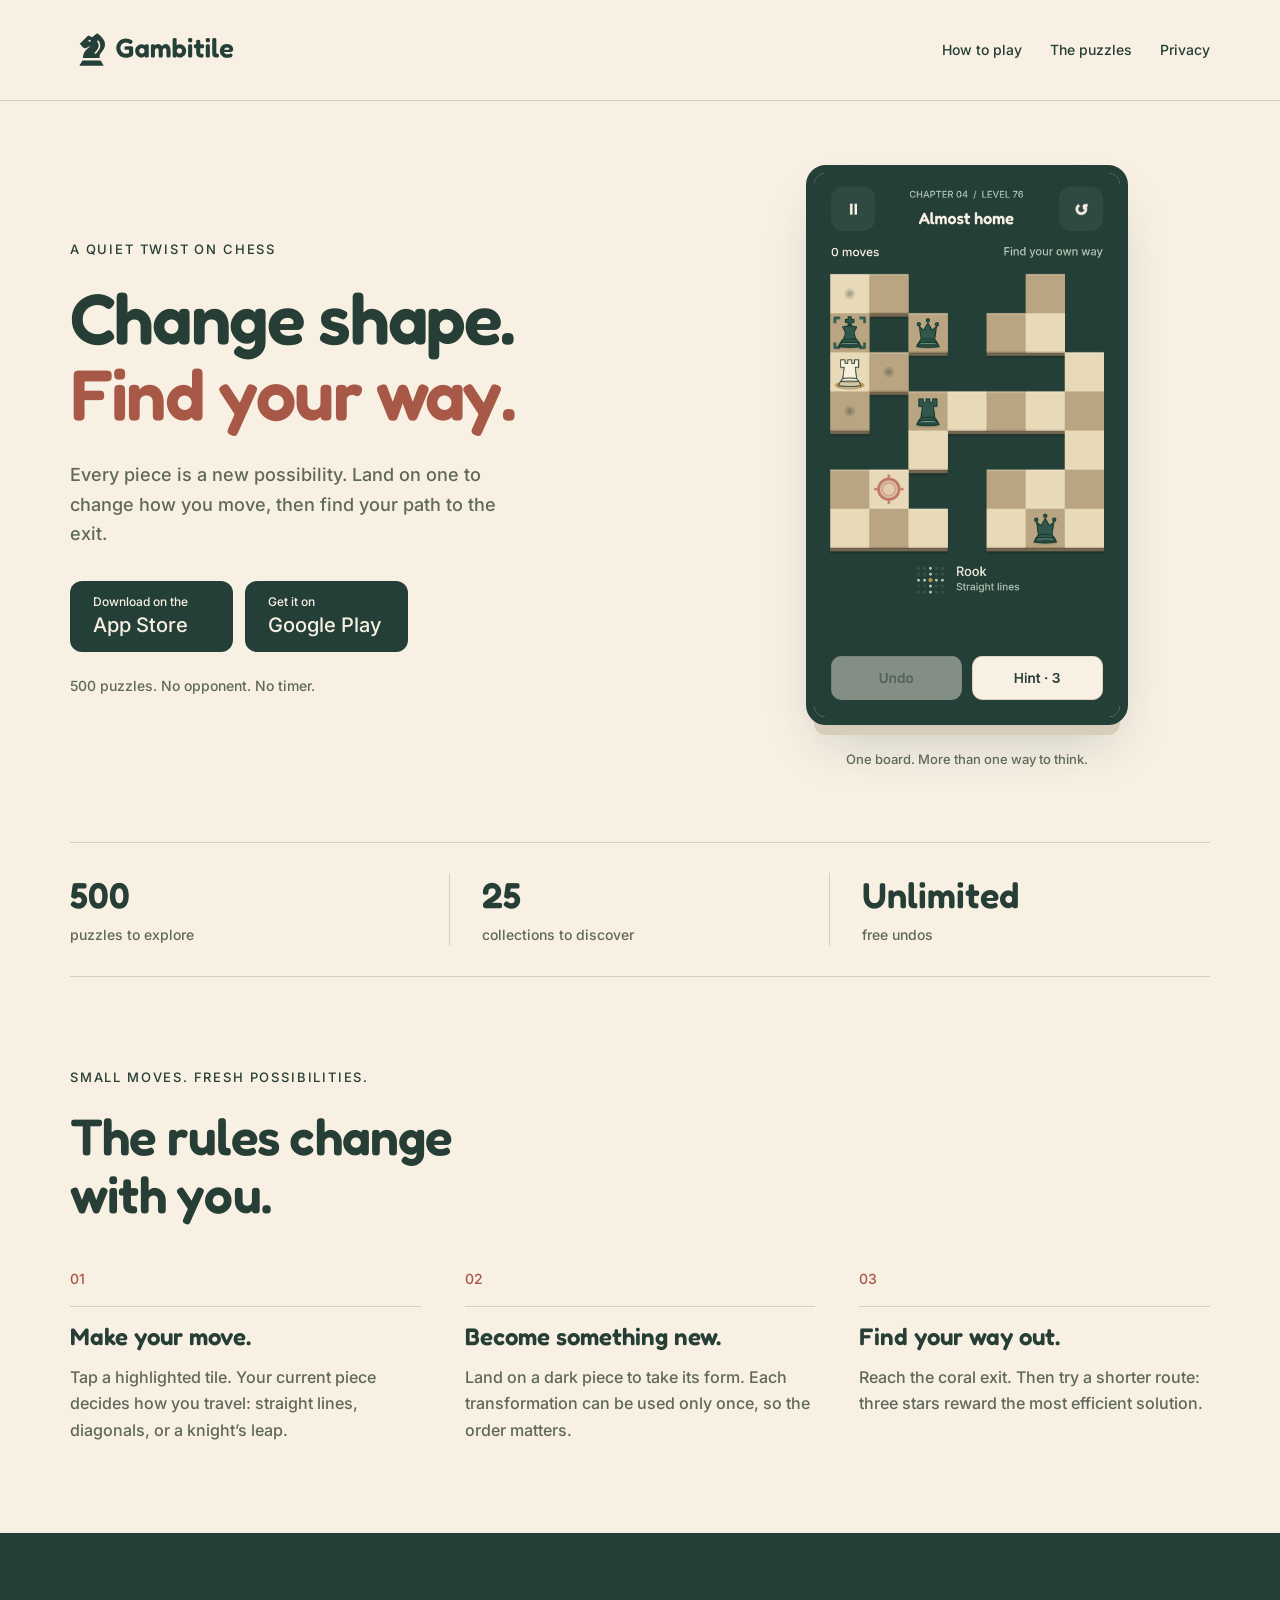
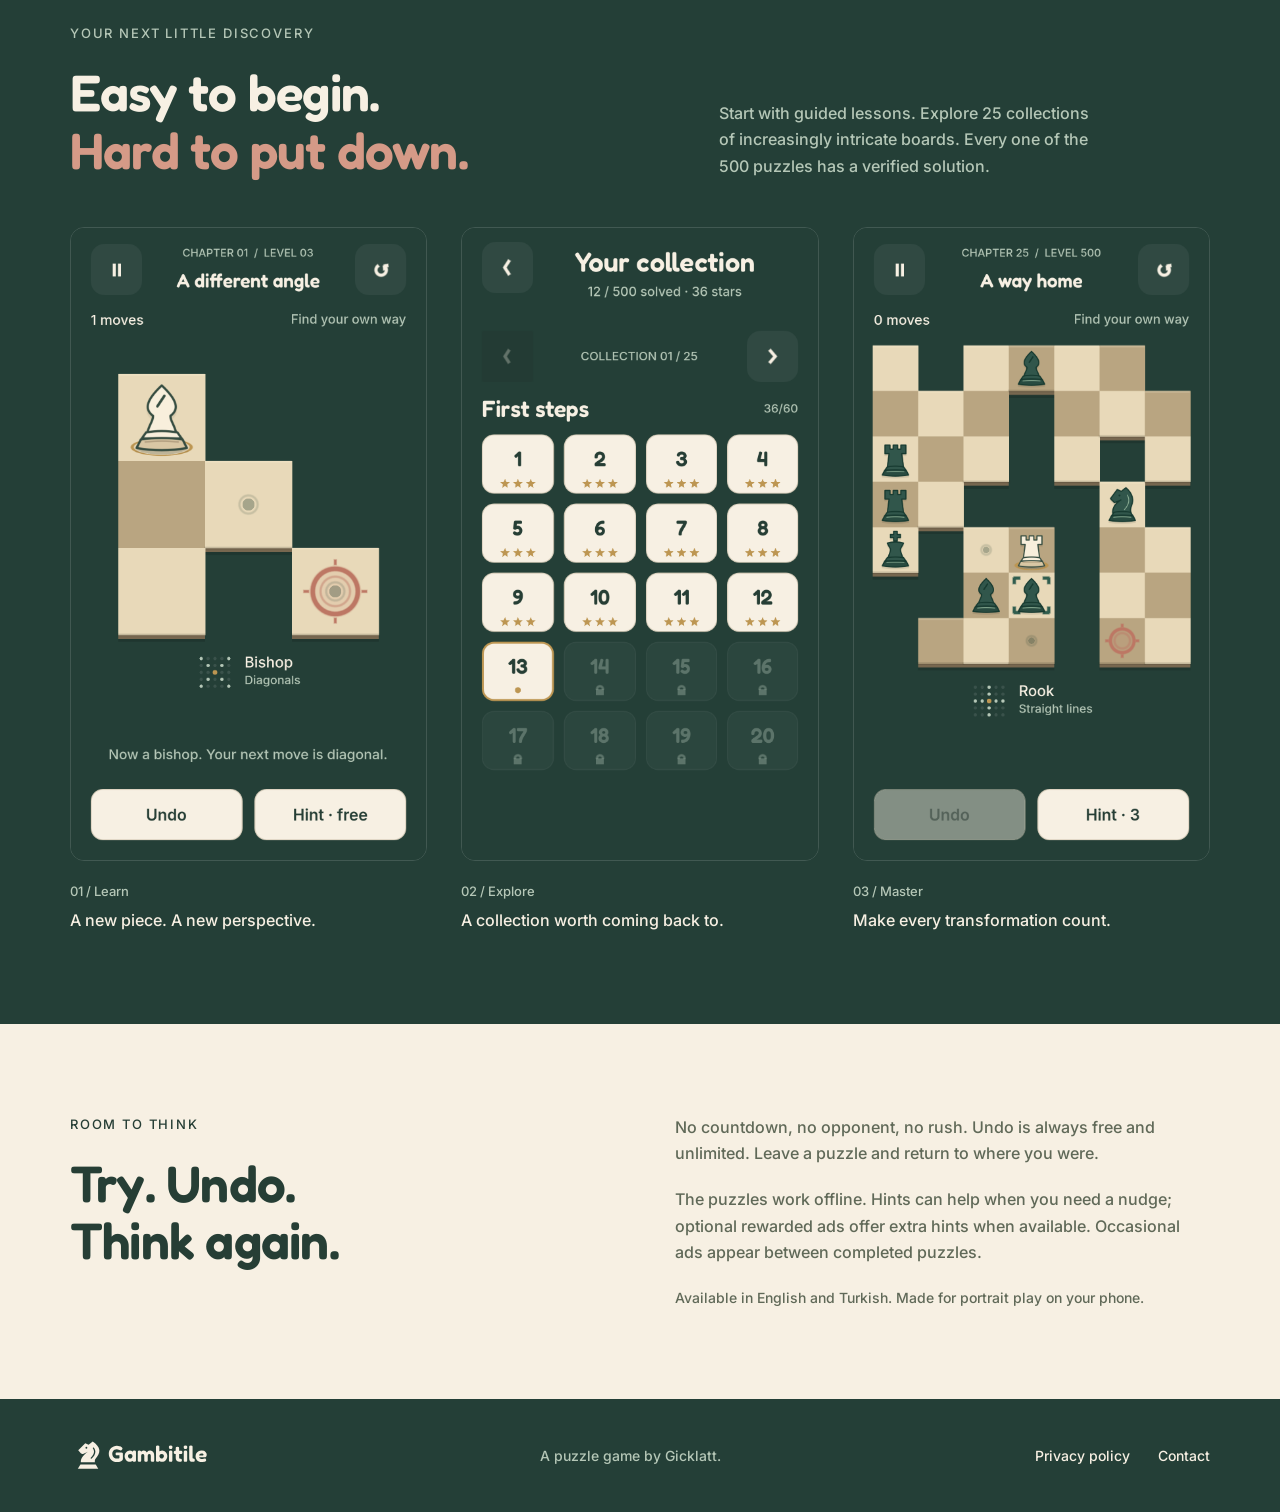
<file: index.html>
<!doctype html>
<html lang="en">
<head>
<meta charset="utf-8">
<meta name="viewport" content="width=device-width, initial-scale=1">
<title>Gambitile — Change shape. Find your way.</title>
<meta name="description" content="A quiet twist on chess. Become the piece you land on and find your way through 500 puzzles across 25 collections. Play on iOS and Android.">
<link rel="icon" type="image/svg+xml" href="assets/icon.svg">
<link rel="canonical" href="https://gicklatt.github.io/gambitilegame/">
<meta property="og:title" content="Gambitile — Chess Morph Puzzle">
<meta property="og:description" content="Change shape. Find your way. 500 puzzles, 25 collections, and all the time you need.">
<meta property="og:image" content="assets/screenshots/01-tutorial.png">
<meta property="og:type" content="website">
<meta name="theme-color" content="#243f37">
<link rel="stylesheet" href="assets/site.css">
</head>
<body>
<a class="skip" href="#main">Skip to content</a>
<header class="header"><div class="wrap nav">
<a href="./" aria-label="Gambitile home"><img class="wordmark" src="assets/brand/logo-forest.svg" width="750" height="180" alt="Gambitile"></a>
<nav aria-label="Main navigation"><a href="#how">How to play</a><a href="#collection">The puzzles</a><a href="privacy/">Privacy</a></nav>
</div></header>
<main id="main">
<section class="hero wrap">
<div class="hero-copy">
<p class="eyebrow">A quiet twist on chess</p>
<h1>Change shape.<br><span>Find your way.</span></h1>
<p class="lead">Every piece is a new possibility. Land on one to change how you move, then find your path to the exit.</p>
<div class="stores" aria-label="Download Gambitile">
<a class="store" href="https://apps.apple.com/us/app/gambitile/id6771101524" target="_blank" rel="noopener"><span>Download on the</span><strong>App Store</strong></a>
<a class="store" href="https://play.google.com/store/apps/details?id=com.gicklatt.gambitile" target="_blank" rel="noopener"><span>Get it on</span><strong>Google Play</strong></a>
</div>
<p class="hero-note">500 puzzles. No opponent. No timer.</p>
</div>
<figure class="hero-game">
<img src="assets/game/level-076.png" width="1080" height="1920" fetchpriority="high" alt="Level 76, Almost home: a rook explores an irregular chessboard with transformation pieces and a coral exit.">
<figcaption>One board. More than one way to think.</figcaption>
</figure>
</section>
<div class="facts wrap" aria-label="Game at a glance">
<p><strong>500</strong><span>puzzles to explore</span></p>
<p><strong>25</strong><span>collections to discover</span></p>
<p><strong>Unlimited</strong><span>free undos</span></p>
</div>
<section id="how" class="how wrap section">
<div class="section-heading"><p class="eyebrow">Small moves. Fresh possibilities.</p><h2>The rules change<br>with you.</h2></div>
<div class="steps">
<article><span class="step-number">01</span><h3>Make your move.</h3><p>Tap a highlighted tile. Your current piece decides how you travel: straight lines, diagonals, or a knight’s leap.</p></article>
<article><span class="step-number">02</span><h3>Become something new.</h3><p>Land on a dark piece to take its form. Each transformation can be used only once, so the order matters.</p></article>
<article><span class="step-number">03</span><h3>Find your way out.</h3><p>Reach the coral exit. Then try a shorter route: three stars reward the most efficient solution.</p></article>
</div>
</section>
<section id="collection" class="collection"><div class="wrap section">
<div class="collection-heading"><div><p class="eyebrow">Your next little discovery</p><h2>Easy to begin.<br><span>Hard to put down.</span></h2></div><p>Start with guided lessons. Explore 25 collections of increasingly intricate boards. Every one of the 500 puzzles has a verified solution.</p></div>
<div class="gallery">
<figure><img src="assets/game/morph-after.png" width="1080" height="1920" loading="lazy" alt="A beginner puzzle after transforming into a bishop, with diagonal moves available."><figcaption><span>01 / Learn</span>A new piece. A new perspective.</figcaption></figure>
<figure><img src="assets/game/collection.png" width="1080" height="1920" loading="lazy" alt="The first collection shows completed puzzles, earned stars and the next puzzle to explore."><figcaption><span>02 / Explore</span>A collection worth coming back to.</figcaption></figure>
<figure><img src="assets/game/level-500.png" width="1080" height="1920" loading="lazy" alt="Level 500, A way home, with a complex board of pieces, gaps and an exit."><figcaption><span>03 / Master</span>Make every transformation count.</figcaption></figure>
</div>
</div></section>
<section class="pace wrap section">
<div><p class="eyebrow">Room to think</p><h2>Try. Undo.<br>Think again.</h2></div>
<div class="pace-copy"><p>No countdown, no opponent, no rush. Undo is always free and unlimited. Leave a puzzle and return to where you were.</p><p>The puzzles work offline. Hints can help when you need a nudge; optional rewarded ads offer extra hints when available. Occasional ads appear between completed puzzles.</p><p class="small">Available in English and Turkish. Made for portrait play on your phone.</p></div>
</section>
</main>
<footer class="footer"><div class="wrap footer-inner"><a href="./" aria-label="Gambitile home"><img class="wordmark" src="assets/brand/logo-ivory.svg" width="750" height="180" alt="Gambitile"></a><p>A puzzle game by Gicklatt.</p><nav aria-label="Footer"><a href="privacy/">Privacy policy</a><a href="mailto:gicklatt@gmail.com">Contact</a></nav></div></footer>
</body>
</html>
</file>
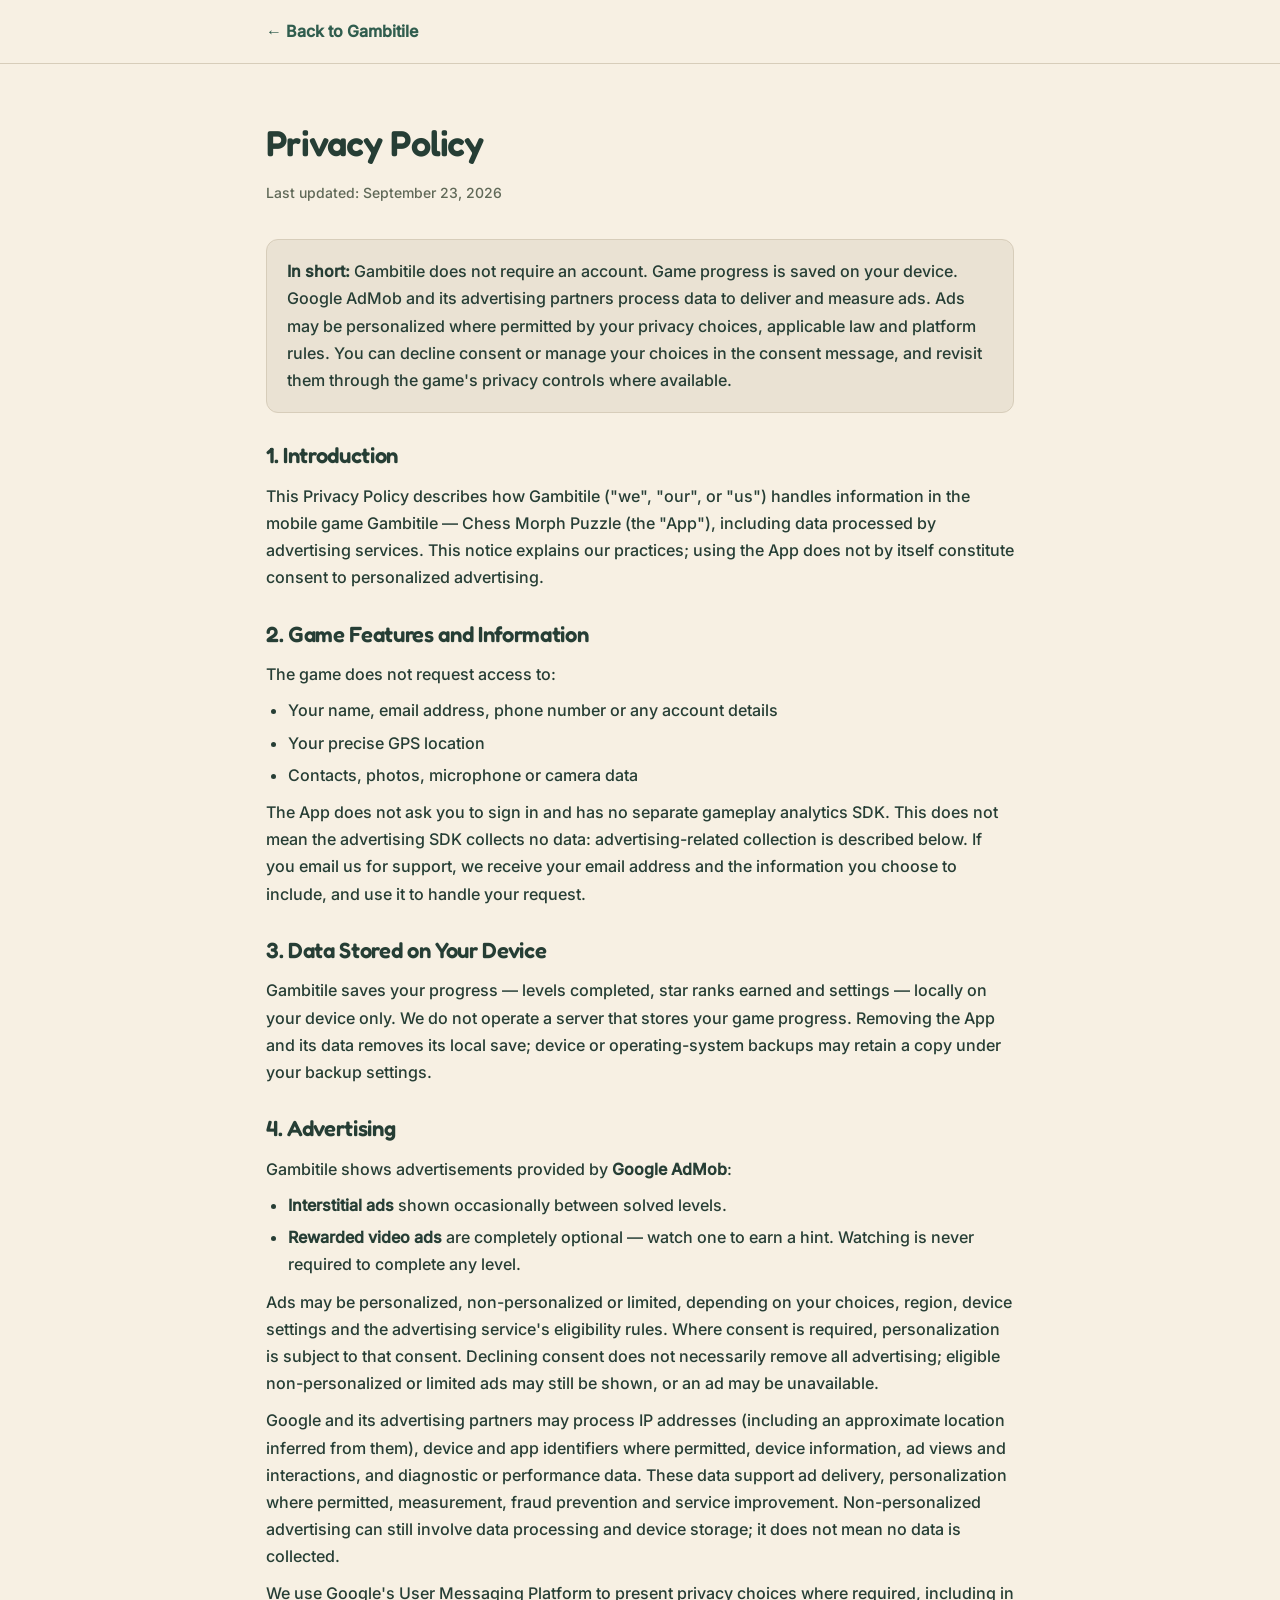
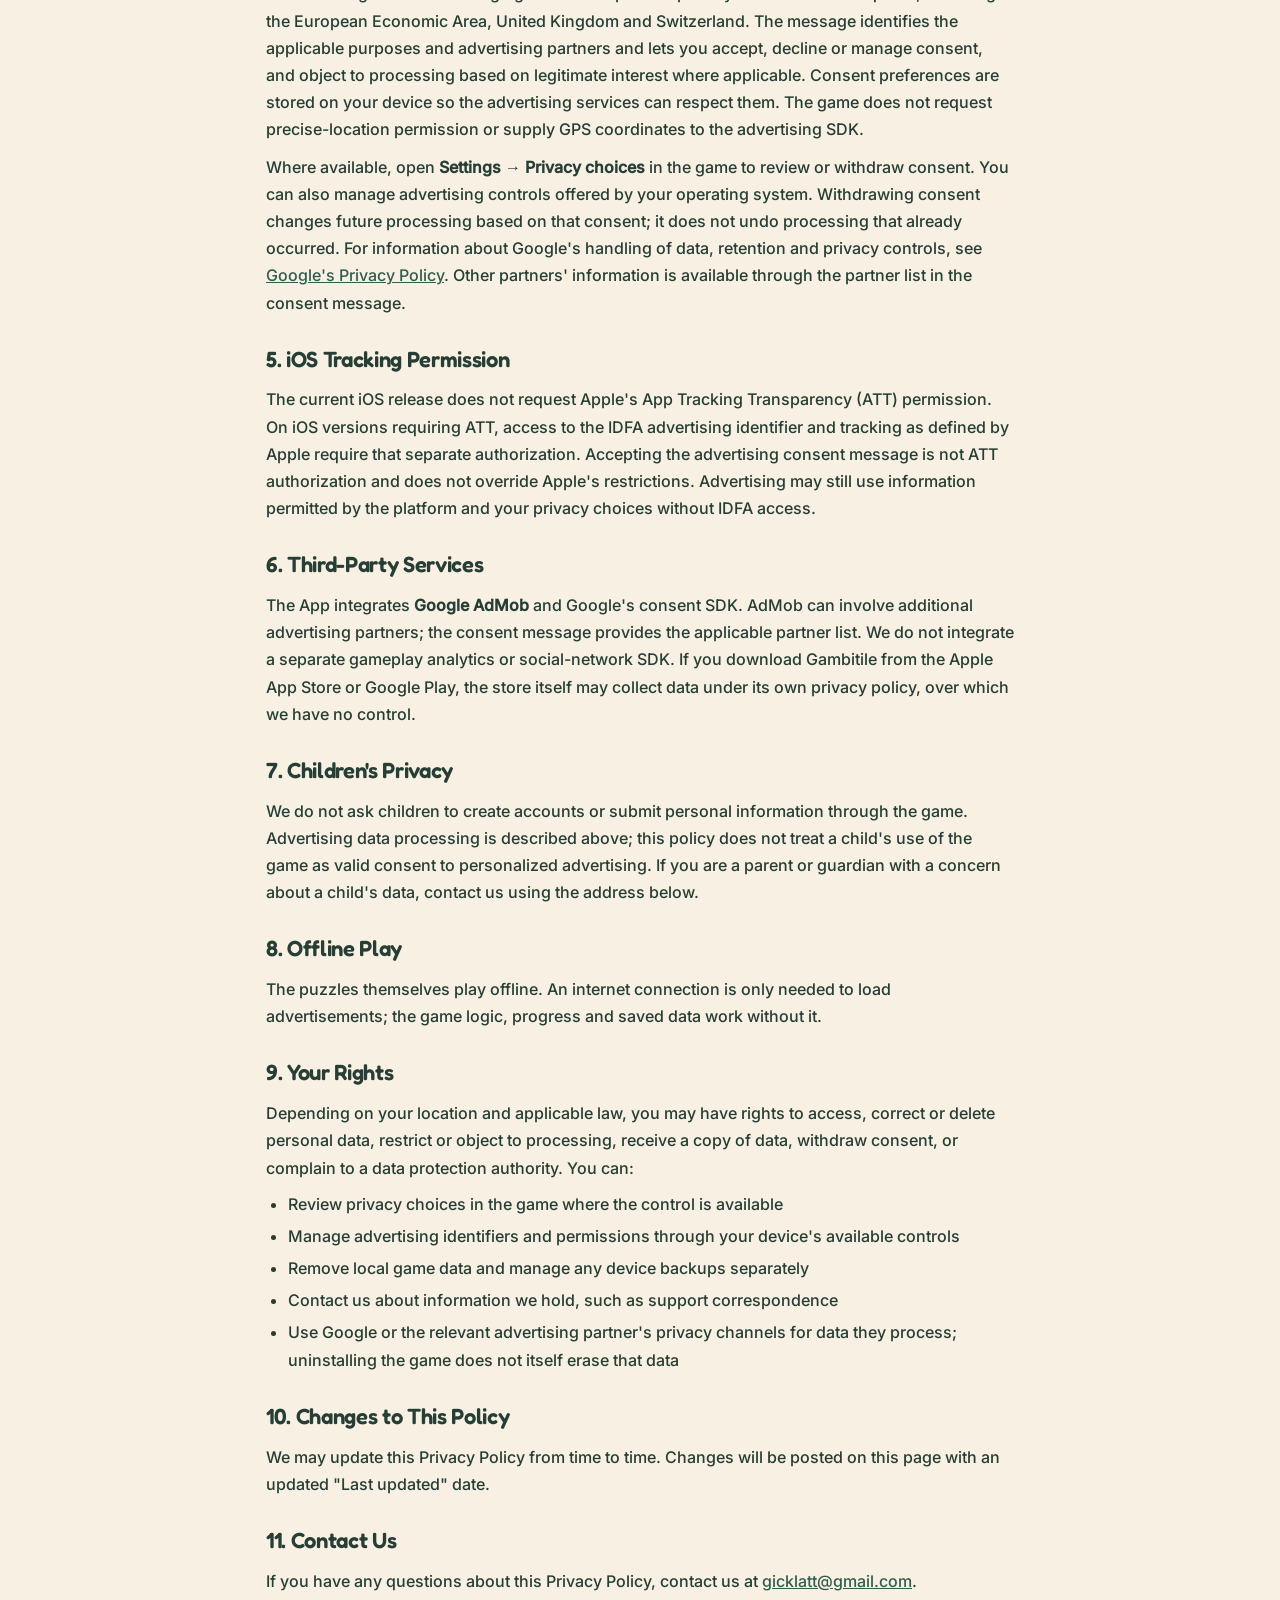
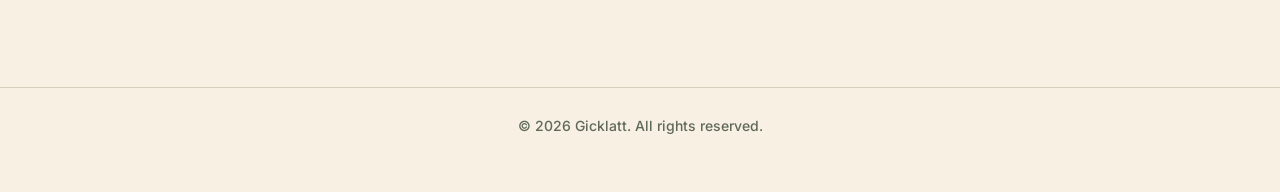
<file: privacy/index.html>
<!doctype html>
<html lang="en">
<head>
  <meta charset="utf-8" />
  <meta name="viewport" content="width=device-width, initial-scale=1" />
  <title>Privacy Policy — Gambitile</title>
  <meta name="description" content="Privacy Policy for Gambitile — Chess Morph Puzzle." />
  <link rel="icon" type="image/svg+xml" href="../assets/icon.svg" />
  <meta name="theme-color" content="#243f37" />
  <link rel="stylesheet" href="../assets/site.css" />
  <style>
    :root {
      --bg: #f7f0e3; --panel: #eae2d3; --line: #d7cdba;
      --text: #263e35; --muted: #606958; --emerald: #305d4e;
    }
    * { box-sizing: border-box; margin: 0; padding: 0; }
    body {
      background: var(--bg); color: var(--text);
      font-family: "Inter", -apple-system, BlinkMacSystemFont, "Segoe UI", Roboto, Helvetica, Arial, sans-serif;
      line-height: 1.7; -webkit-font-smoothing: antialiased;
    }
    a { color: var(--emerald); }
    .wrap { width: 100%; max-width: 800px; margin: 0 auto; padding: 0 26px; }
    nav { border-bottom: 1px solid var(--line); }
    nav .wrap { padding-top: 18px; padding-bottom: 18px; }
    nav a { text-decoration: none; font-weight: 600; }
    article.wrap { padding: 48px 26px 64px; }
    h1 { font-family: Fredoka, sans-serif; font-size: 36px; font-weight: 600; letter-spacing: -0.02em; }
    .updated { color: var(--muted); font-size: 14px; margin: 8px 0 34px; }
    section { margin-bottom: 28px; }
    h2 { font-size: 22px; font-weight: 600; margin-bottom: 12px; line-height: 1.35; }
    p { color: #263e35; }
    ul { margin: 9px 0 0 22px; }
    li { color: #263e35; margin-bottom: 5px; }
    .highlight {
      background: var(--panel); border: 1px solid var(--line);
      border-radius: 12px; padding: 18px 20px; color: #263e35;
    }
    footer {
      border-top: 1px solid var(--line); padding: 26px 26px 54px;
      text-align: center; color: var(--muted); font-size: 14px;
    }
  </style>
</head>
<body>
  <nav><div class="wrap"><a href="../">&larr; Back to Gambitile</a></div></nav>

  <article class="wrap">
    <h1>Privacy Policy</h1>
    <p class="updated">Last updated: September 23, 2026</p>

    <section>
      <div class="highlight">
        <strong>In short:</strong> Gambitile does not require an account.
        Game progress is saved on your device. Google AdMob and its
        advertising partners process data to deliver and measure ads.
        Ads may be personalized where permitted by your privacy choices,
        applicable law and platform rules. You can decline consent or
        manage your choices in the consent message, and revisit them
        through the game's privacy controls where available.
      </div>
    </section>

    <section>
      <h2>1. Introduction</h2>
      <p>
        This Privacy Policy describes how Gambitile ("we", "our", or
        "us") handles information in the mobile game Gambitile — Chess
        Morph Puzzle (the "App"), including data processed by advertising
        services. This notice explains our practices; using the App does
        not by itself constitute consent to personalized advertising.
      </p>
    </section>

    <section>
      <h2>2. Game Features and Information</h2>
      <p>The game does not request access to:</p>
      <ul>
        <li>Your name, email address, phone number or any account details</li>
        <li>Your precise GPS location</li>
        <li>Contacts, photos, microphone or camera data</li>
      </ul>
      <p style="margin-top:10px;">
        The App does not ask you to sign in and has no separate gameplay
        analytics SDK. This does not mean the advertising SDK collects
        no data: advertising-related collection is described below.
        If you email us for support, we receive your email address and
        the information you choose to include, and use it to handle your request.
      </p>
    </section>

    <section>
      <h2>3. Data Stored on Your Device</h2>
      <p>
        Gambitile saves your progress — levels completed, star ranks
        earned and settings — locally on your device only. We do not
        operate a server that stores your game progress. Removing the
        App and its data removes its local save; device or operating-system
        backups may retain a copy under your backup settings.
      </p>
    </section>

    <section>
      <h2>4. Advertising</h2>
      <p>
        Gambitile shows advertisements provided by <strong>Google
        AdMob</strong>:
      </p>
      <ul>
        <li>
          <strong>Interstitial ads</strong> shown occasionally between
          solved levels.
        </li>
        <li>
          <strong>Rewarded video ads</strong> are completely optional —
          watch one to earn a hint. Watching is never
          required to complete any level.
        </li>
      </ul>
      <p style="margin-top:10px;">
        Ads may be personalized, non-personalized or limited, depending
        on your choices, region, device settings and the advertising
        service's eligibility rules. Where consent is required,
        personalization is subject to that consent. Declining consent
        does not necessarily remove all advertising; eligible
        non-personalized or limited ads may still be shown, or an ad
        may be unavailable.
      </p>
      <p style="margin-top:10px;">
        Google and its advertising partners may process IP addresses
        (including an approximate location inferred from them), device
        and app identifiers where permitted, device information, ad
        views and interactions, and diagnostic or performance data.
        These data support ad delivery, personalization where permitted,
        measurement, fraud prevention and service improvement.
        Non-personalized advertising can still involve data processing
        and device storage; it does not mean no data is collected.
      </p>
      <p style="margin-top:10px;">
        We use Google's User Messaging Platform to present privacy
        choices where required, including in the European Economic Area,
        United Kingdom and Switzerland. The message identifies the
        applicable purposes and advertising partners and lets you accept,
        decline or manage consent, and object to processing based on
        legitimate interest where applicable. Consent preferences are
        stored on your device so the advertising services can respect them.
        The game does not request precise-location permission or supply
        GPS coordinates to the advertising SDK.
      </p>
      <p style="margin-top:10px;">
        Where available, open <strong>Settings → Privacy choices</strong>
        in the game to review or withdraw consent. You can also manage
        advertising controls offered by your operating system. Withdrawing
        consent changes future processing based on that consent; it does
        not undo processing that already occurred. For information about
        Google's handling of data, retention and privacy controls, see
        <a href="https://policies.google.com/privacy" target="_blank" rel="noopener">Google's Privacy Policy</a>.
        Other partners' information is available through the partner list
        in the consent message.
      </p>
    </section>

    <section>
      <h2>5. iOS Tracking Permission</h2>
      <p>
        The current iOS release does not request Apple's App Tracking
        Transparency (ATT) permission. On iOS versions requiring ATT,
        access to the IDFA advertising identifier and tracking as defined
        by Apple require that separate authorization. Accepting the
        advertising consent message is not ATT authorization and does
        not override Apple's restrictions. Advertising may still use
        information permitted by the platform and your privacy choices
        without IDFA access.
      </p>
    </section>

    <section>
      <h2>6. Third-Party Services</h2>
      <p>
        The App integrates <strong>Google AdMob</strong> and Google's
        consent SDK. AdMob can involve additional advertising partners;
        the consent message provides the applicable partner list.
        We do not integrate a separate gameplay analytics or social-network
        SDK. If you download
        Gambitile from the Apple App Store or Google Play, the store
        itself may collect data under its own privacy policy, over
        which we have no control.
      </p>
    </section>

    <section>
      <h2>7. Children's Privacy</h2>
      <p>
        We do not ask children to create accounts or submit personal
        information through the game. Advertising data processing is
        described above; this policy does not treat a child's use of
        the game as valid consent to personalized advertising. If you
        are a parent or guardian with a concern about a child's data,
        contact us using the address below.
      </p>
    </section>

    <section>
      <h2>8. Offline Play</h2>
      <p>
        The puzzles themselves play offline. An internet connection is
        only needed to load advertisements; the game logic, progress
        and saved data work without it.
      </p>
    </section>

    <section>
      <h2>9. Your Rights</h2>
      <p>Depending on your location and applicable law, you may have rights
        to access, correct or delete personal data, restrict or object to
        processing, receive a copy of data, withdraw consent, or complain
        to a data protection authority. You can:</p>
      <ul>
        <li>Review privacy choices in the game where the control is available</li>
        <li>Manage advertising identifiers and permissions through your device's available controls</li>
        <li>Remove local game data and manage any device backups separately</li>
        <li>Contact us about information we hold, such as support correspondence</li>
        <li>Use Google or the relevant advertising partner's privacy channels for data they process; uninstalling the game does not itself erase that data</li>
      </ul>
    </section>

    <section>
      <h2>10. Changes to This Policy</h2>
      <p>
        We may update this Privacy Policy from time to time. Changes
        will be posted on this page with an updated "Last updated" date.
      </p>
    </section>

    <section>
      <h2>11. Contact Us</h2>
      <p>
        If you have any questions about this Privacy Policy, contact us at
        <a href="mailto:gicklatt@gmail.com">gicklatt@gmail.com</a>.
      </p>
    </section>
  </article>

  <footer>&copy; <span id="year"></span> Gicklatt. All rights reserved.</footer>
  <script>document.getElementById("year").textContent = new Date().getFullYear();</script>
</body>
</html>
</file>
<file: assets/site.css>
@font-face{font-family:Inter;src:url('fonts/Inter-Medium.ttf') format('truetype');font-style:normal;font-weight:500;font-display:swap}
@font-face{font-family:Fredoka;src:url('fonts/Fredoka-SemiBold.ttf') format('truetype');font-style:normal;font-weight:600;font-display:swap}
:root{--paper:#f7f0e3;--forest:#243f37;--ink:#263e35;--muted:#606958;--coral:#a75847;--line:#d7cdba;--light:#b5c7b7}
*{box-sizing:border-box}html{scroll-behavior:smooth;scroll-padding-top:2rem}body{margin:0;background:var(--paper);color:var(--ink);font-family:Inter,system-ui,sans-serif;font-weight:500;line-height:1.65;-webkit-font-smoothing:antialiased}a{color:inherit}img{max-width:100%;height:auto;display:block}p,h1,h2,h3,figure{margin:0}a:focus-visible{outline:3px solid var(--coral);outline-offset:6px}a:hover{text-underline-offset:5px}.wrap{width:min(1140px,calc(100% - 96px));margin-inline:auto}.skip{position:absolute;left:24px;top:-100px;background:var(--forest);color:var(--paper);padding:12px;z-index:10}.skip:focus{top:12px}.header{border-bottom:1px solid var(--line)}.nav{min-height:100px;display:flex;align-items:center;justify-content:space-between;gap:24px}.wordmark{width:185px;height:auto}.nav nav,.footer nav{display:flex;gap:28px;flex-wrap:wrap}.nav nav a,.footer nav a{text-decoration:none;font-size:.875rem}.nav nav a:hover,.footer nav a:hover{text-decoration:underline}.hero{display:grid;grid-template-columns:1.2fr 1fr;align-items:center;gap:70px;padding-block:64px 72px}.eyebrow{text-transform:uppercase;letter-spacing:.14em;font-size:.8125rem;margin-bottom:20px}.hero h1{font-family:Fredoka,system-ui,sans-serif;font-weight:600;font-size:clamp(3rem,5.6vw,5.2rem);line-height:1.06;letter-spacing:-.025em}.hero h1 span{color:var(--coral)}.lead{font-size:1.125rem;max-width:36ch;margin-top:28px;color:var(--muted)}.stores{display:flex;gap:12px;flex-wrap:wrap;margin-top:32px}.store{background:var(--forest);color:var(--paper);padding:11px 23px 13px;border-radius:12px;text-decoration:none;min-width:163px;transition:background .2s}.store:hover{background:#305d4e}.store span{display:block;font-size:.75rem}.store strong{display:block;font-size:1.25rem;line-height:1.35;font-weight:500}.hero-note{font-size:.875rem;color:var(--muted);margin-top:22px}.hero-game{max-width:322px;width:100%;justify-self:center}.hero-game img{border-radius:20px;box-shadow:0 18px 0 -8px #d7cdba,0 28px 52px -20px #243f3745;border:8px solid var(--forest)}.hero-game figcaption{font-size:.8125rem;text-align:center;margin-top:24px;color:var(--muted)}.facts{display:grid;grid-template-columns:repeat(3,1fr);padding-block:30px;border-block:1px solid var(--line)}.facts p{padding-inline:32px;border-right:1px solid var(--line)}.facts p:first-child{padding-left:0}.facts p:last-child{border:0}.facts strong{font-family:Fredoka,system-ui,sans-serif;display:block;font-size:2.25rem;line-height:1.2;font-weight:600}.facts span{display:block;font-size:.875rem;color:var(--muted);margin-top:6px}.section{padding-block:90px}h2{font-family:Fredoka,system-ui,sans-serif;font-weight:600;font-size:clamp(2.25rem,4vw,3.5rem);line-height:1.12;letter-spacing:-.015em}h3{font-family:Fredoka,system-ui,sans-serif;font-weight:600;font-size:1.5rem;line-height:1.2;margin:16px 0 12px}.steps{display:grid;grid-template-columns:repeat(3,1fr);gap:44px;margin-top:44px}.step-number{font-size:.875rem;color:var(--coral);border-bottom:1px solid var(--line);display:block;padding-bottom:16px}.steps p{color:var(--muted)}.collection{background:var(--forest);color:var(--paper)}.collection .eyebrow{color:var(--light)}.collection-heading{display:grid;grid-template-columns:1.2fr 1fr;gap:60px;align-items:end}.collection-heading>p{color:var(--light);max-width:38ch}.collection h2 span{color:#d59a87}.gallery{display:grid;grid-template-columns:repeat(3,1fr);gap:34px;margin-top:48px}.gallery img{border:1px solid #ffffff22;border-radius:14px}.gallery figcaption{margin-top:20px;font-size:1rem}.gallery figcaption span{display:block;font-size:.8125rem;color:var(--light);margin-bottom:5px}.pace{display:grid;grid-template-columns:1fr 1fr;gap:70px}.pace-copy p{color:var(--muted);margin-bottom:20px}.pace-copy .small{font-size:.875rem;margin-bottom:0}.footer{background:var(--forest);color:var(--paper);padding-block:38px}.footer-inner{display:flex;align-items:center;gap:28px;flex-wrap:wrap;justify-content:space-between}.footer .wordmark{width:155px}.footer p{font-size:.875rem;color:var(--light)}
@media(min-width:1400px){.hero{padding-block:80px}}
@media(max-width:800px){.wrap{width:calc(100% - 48px)}.nav{min-height:84px}.nav nav{gap:16px}.wordmark{width:155px}.hero{gap:30px;padding-block:48px}.hero h1{font-size:3.2rem}.hero-game{max-width:280px}.lead{font-size:1rem}.store{min-width:142px;padding-inline:17px}.steps{gap:24px}.section{padding-block:64px}.collection-heading,.pace{gap:30px}.gallery{gap:20px}.facts p{padding-inline:20px}.facts strong{font-size:1.875rem}}
@media(max-width:600px){.wrap{width:calc(100% - 40px)}.nav{align-items:flex-start;flex-direction:column;gap:14px;padding-block:20px}.nav nav{gap:24px}.hero{grid-template-columns:1fr;gap:40px;padding-block:40px}.hero h1{font-size:clamp(2.75rem,11vw,4rem)}.hero-game{max-width:290px}.lead{max-width:38ch}.hero-note{margin-top:18px}.facts{gap:18px;grid-template-columns:1fr;padding-block:24px}.facts p,.facts p:first-child{padding:0;border:0;display:flex;align-items:center;justify-content:space-between;gap:12px}.facts strong{font-size:1.65rem}.facts span{margin:0;text-align:right}.steps,.collection-heading,.pace{grid-template-columns:1fr}.steps{gap:30px;margin-top:32px}.gallery{grid-template-columns:1fr;gap:42px;max-width:310px;margin-inline:auto}.collection-heading{gap:24px}.section{padding-block:56px}.footer-inner{flex-direction:column;align-items:flex-start;gap:20px}.stores{gap:10px}.store{flex:1;max-width:190px}.eyebrow{font-size:.75rem}}
@media(prefers-reduced-motion:reduce){html{scroll-behavior:auto}*{transition:none!important}}
</file>
